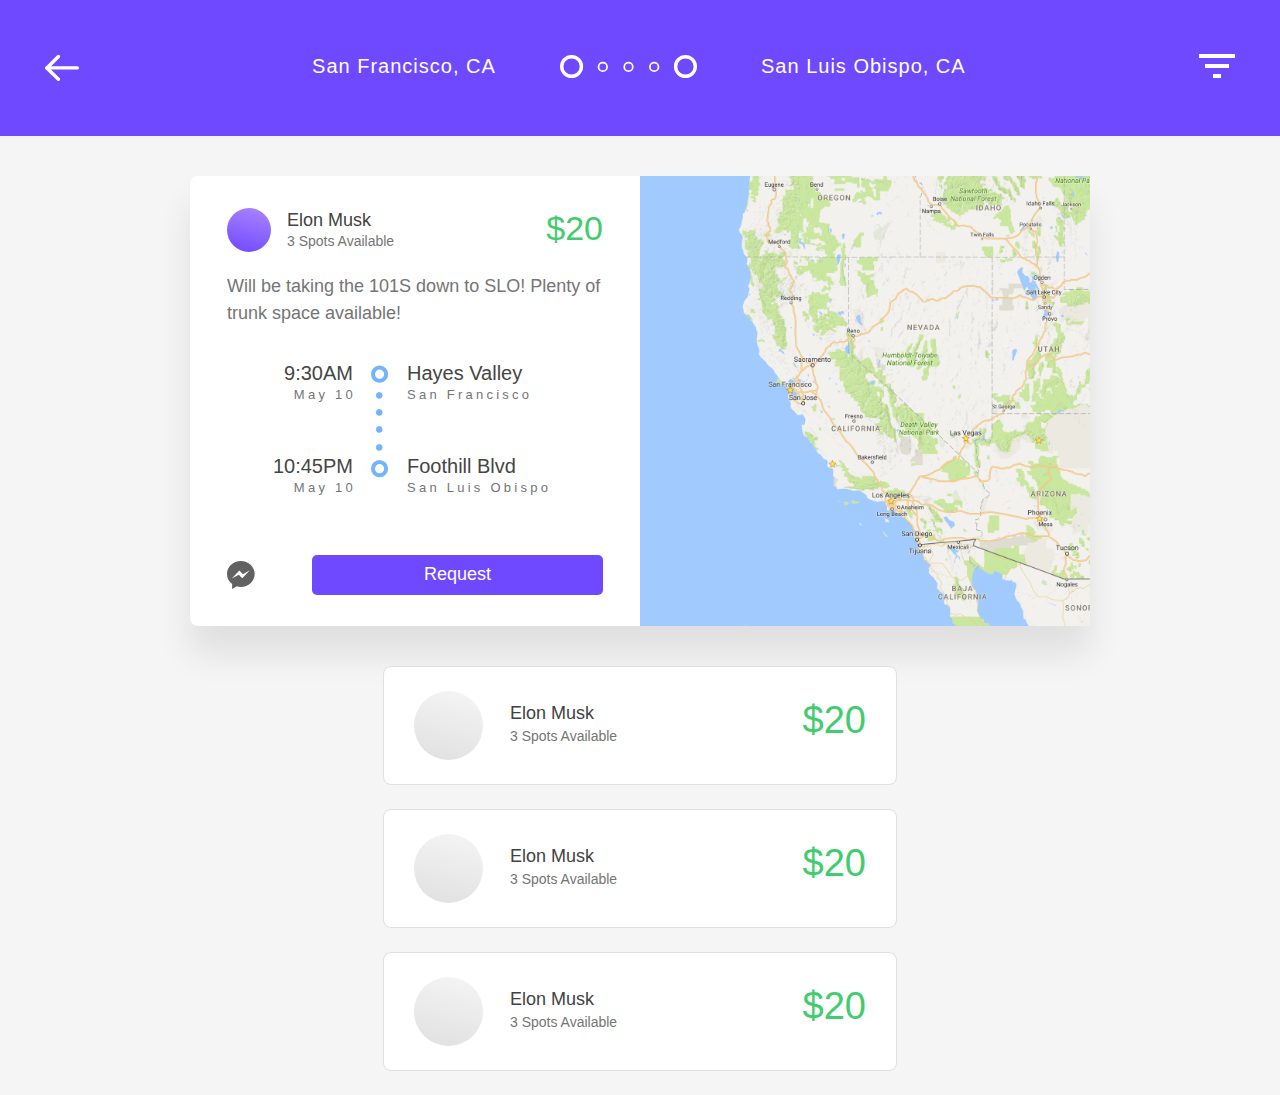
<file: search.html>
<!DOCTYPE html>
<html lang="en">
	<head>
		<!--CSS-->
		<link rel="stylesheet" href="css/search.css" type="text/css"/>

		<!--JS-->
		<script src="https://ajax.googleapis.com/ajax/libs/jquery/3.1.0/jquery.min.js"></script>

		<!--OTHER-->
		<title>Search Results</title>
		<meta name="viewport" content="width=device-width, initial-scale=1, maximum-scale=1">
	</head>
	<body>
		<!--HEADER-->
		<div id="header">
			<a href="index.html" class="picWrapper" id='back'>
		    	<img src='images/back-arrow.svg'>
			</a>
      <div id="location">
        <h3 class="location-label">San Francisco, CA</h3>
        <img id="header-dots" src='images/dots-header.svg'></img>
        <h3 class="location-label">San Luis Obispo, CA</h3>
      </div>
      <a href="index.html" class="picWrapper" id='filter'>
		    	<img src='images/filter.svg'>
			</a>
		</div>
    <!--BODY-->
		<div id='body'>
      <div class="card-expanded">
        <div class="info">
          <a href="index.html" class="profile-pic"></a>
          <h4 class="name">Elon Musk</h4>
          <h5 class="spots">3 Spots Available</h5>
          <h4 class="price">$20</h4>
          <p class="description">Will be taking the 101S down to SLO! Plenty of trunk space available!</p>
          <div class="trip-info">
            <div class="left">
              <h4 class="departure time">9:30AM</h4>
              <h4 class="departure date">May 10</h4>
              <h4 class="arrival time">10:45PM</h4>
              <h4 class="arrival date">May 10</h4>
            </div>
            <img src="images/dots-body.svg">
            <div class="right">
              <h4 class="departure adress">Hayes Valley</h4>
              <h4 class="departure city">San Francisco</h4>
              <h4 class="arrival adress">Foothill Blvd</h4>
              <h4 class="arrival city">San Luis Obispo</h4>
            </div>
          </div>
          <a href="index.html" class="picWrapper" id='message'>
            <svg width="28px" height="28px" viewBox="0 0 28 28" version="1.1" xmlns="http://www.w3.org/2000/svg" xmlns:xlink="http://www.w3.org/1999/xlink">
                <g id="UI" stroke="none" stroke-width="1" fill="none" fill-rule="evenodd">
                    <g id="Search-Results-Message" transform="translate(-310.000000, -576.000000)" fill="#616161">
                        <g id="Card-Expanded-Message" transform="translate(270.000000, 194.000000)">
                            <g id="messengerIcon" transform="translate(40.000000, 382.000000)">
                                <g id="Messenger_Mark">
                                    <path d="M13.8303008,0 C6.19203696,0 0,5.79487296 0,12.9432553 C0,17.0097711 2.00397575,20.6382189 5.13801856,23.0110692 L5.13801856,27.9646742 L9.85782222,25.3445082 C11.1160565,25.6970264 12.44953,25.8865107 13.8303008,25.8865107 C21.4685646,25.8865107 27.6606015,20.0916025 27.6606015,12.9432201 C27.6606015,5.79483774 21.4685646,0 13.8303008,0 Z M15.2869091,17.3566541 L11.7099118,13.6376201 L4.82129573,17.4503044 L12.3736924,9.42923774 L15.9507249,13.1482717 L22.8393058,9.33558742 L15.2869091,17.3566541 Z" id="Bubble_Shape"></path>
                                </g>
                            </g>
                        </g>
                    </g>
                </g>
            </svg>
    			</a>
          <a id="request-button" href="index.html">Request</a>
        </div>
        <div id="map"></div>
      </div>
      <div class="card-mini">
        <div class="info">
          <a href="index.html" class="profile-pic"></a>
          <h4 class="name">Elon Musk</h4>
          <h5 class="spots">3 Spots Available</h5>
          <h4 class="price">$20</h4>
        </div>
      </div>
      <div class="card-mini">
        <div class="info">
          <a href="index.html" class="profile-pic"></a>
          <h4 class="name">Elon Musk</h4>
          <h5 class="spots">3 Spots Available</h5>
          <h4 class="price">$20</h4>
        </div>
      </div>
      <div class="card-mini">
        <div class="info">
          <a href="index.html" class="profile-pic"></a>
          <h4 class="name">Elon Musk</h4>
          <h5 class="spots">3 Spots Available</h5>
          <h4 class="price">$20</h4>
        </div>
      </div>
		</div>
	</body>
</html>
</file>
<file: css/search.css>
html, body, ul, div, img, h1, a, li {
	padding:0;
	margin:0;
}
* {
	transition: all 0.3s;
	-webkit-font-smoothing: antialiased;
	-moz-osx-font-smoothing: grayscale;
}
body {
  font-family: 'San Francisco', -apple-system, BlinkMacSystemFont, '.SFNSText-Regular', Roboto, 'Helvetica Neue', Helvetica, Arial, sans-serif;
  background-color: #f5f5f5;
}
a {
  text-decoration: none;
  color: #6F49FF;
  font-size: 18px;
  line-height: 18px;
  display: inline-block;
}
h3 {
  font-size: 20px;
  font-weight: 400;
  letter-spacing: 1px;
  display: inline-block;
  margin: 0;
}
h4 {
  margin: 0;
}
#body {
  text-align: center;
}
#header {
  display: block;
  padding: 54px 45px;
  background-color: #6F49FF;
  color: white;
  text-align: center;
}
.picWrapper {
  display: inline-block;
}
#location {
  display: inline-block;
  transform: translateY(1px);
}
#back {
  float: left;
}
#back > img{
	height: 27px;
}
#filter {
  float: right;
}
#filter > img{
  height: 24px;
}
#header-dots {
  height: 23px;
  margin: 0 60px;
}
.location-label {
  transform: translateY(-5px);
}
/* CARD STUFF */
.card-expanded {
  width: 900px;
  height: 450px;
  background-color: white;
  display: block;;
  box-shadow: 0px 28px 35px 0px rgba(0,0,0,0.09);
  border-radius: 8px;
  margin: 40px auto;
}
#map {
  width: 450px;
  height: 450px;
  float: right;
  background-image: url("../Images/map.png");
  background-size: contain;
}
.info {
  width: 376px;
  height: 387px;
  position: relative;
  float: left;
  margin: 32px 37px;
  box-sizing: border-box;
  text-align: left;
}
.info > * {
  display: inline-block;
  margin: 0;
  position: absolute;
  vertical-align: top;
}
.trip-info {
  width: 100%;
  top: 157px;
  position: absolute;
  height: 138px;
  left: 50%;
  transform: translateX(-50%);
  text-align: center;
}
.trip-info > * {
  display: inline-block;
  position: static;
}
.profile-pic {
  width: 44px;
  height: 44px;
  background-color: #6f49ff;
  background: linear-gradient(194deg, #ac85ff, #6F49FF);
  border-radius: 22px;
  left: 0;
}
.name {
  left: 60px;
  top: 2px;
  font-weight: 500;
  font-size: 18px;
  color: #424242;
}
.spots {
  top: 25px;
  left: 60px;
  font-size: 14px;
  color: #757575;
  font-weight: 400;
}
.price {
  right: 0;
  top: 1px;
  color: #42cb6f;
  font-weight: 300;
  font-size: 34px;
}
.description {
  top: 65px;
  font-size: 18px;
  line-height: 150%;
  color: #757575;
}
#message {
  bottom: 3px;
}
#message:hover #Search-Results-Message {
  fill: #8862ff;
}
#request-button {
  bottom: 0;
  right: 0;
  background-color: #6f49ff;
  color: white;
  padding: 10px 112px 12px 112px;
  border-radius: 5px;
}
#request-button:hover {
  background-color: #8862ff;
}
.left {
  text-align: right;
  float: left;
  width: 126px;
}
.right {
  text-align: left;
  float: right;
  width: 196px;
}
.time,.adress{
  font-size: 20px;
  font-weight: 500;
  color: #454545;
  margin: -3px 0 2px 0;
}
.date,.city {
  font-size: 13px;
  font-weight: 400;
  letter-spacing: 3.25px;
  color: #757575;
}
.date {
  transform: translateX(3px);
}
.departure.date,.departure.city {
  margin-bottom: 56px;
}
/* CARD SMALL */
.card-mini {
  width: 452px;
  height: 69px;
  padding: 24px 30px;
  background-color: white;
  border: 1px solid #E0E0E0;
  border-radius: 8px;
  display: block;
  margin: 0 auto 24px auto;
}
.card-mini > .info {
  height: 69px;
  width: 100%;
  margin: 0;
}
.card-mini > .info > .profile-pic {
  height: 69px;
  width: 69px;
  border-radius: 40px;
  background: linear-gradient(194deg, #F5F5F5, #e0e0e0);
}
.card-mini > .info > .name {
  left: 96px;
  top: 12px;
}
.card-mini > .info > .spots {
  left: 96px;
  top: 37px;
}
.card-mini > .info > .price {
  font-size: 38px;
  top: 8px;
}
</file>
